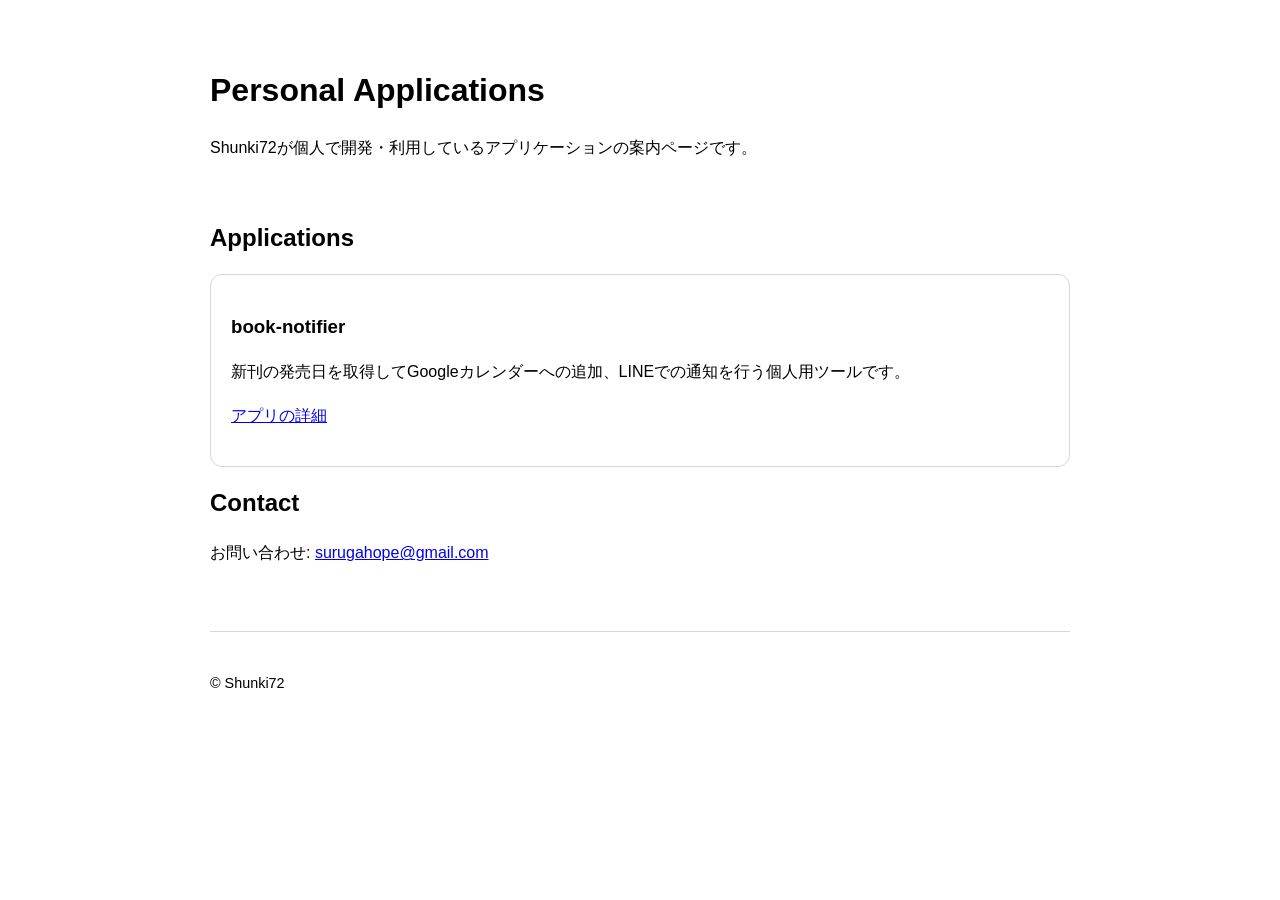
<file: index.html>
<!doctype html>
<html lang="ja">
<head>
  <meta charset="utf-8">
  <meta name="viewport" content="width=device-width, initial-scale=1">
  <title>Shunki72 - Personal Applications</title>
  <meta name="description" content="個人で開発・利用しているアプリケーションの案内ページです。">
  <link rel="stylesheet" href="./styles.css">
</head>
<body>
  <header>
    <h1>Personal Applications</h1>
    <p>Shunki72が個人で開発・利用しているアプリケーションの案内ページです。</p>
  </header>

  <main>
    <section>
      <h2>Applications</h2>

      <div class="card">
        <h3>book-notifier</h3>
        <p>
          新刊の発売日を取得してGoogleカレンダーへの追加、LINEでの通知を行う個人用ツールです。
        </p>
        <p>
          <a href="./apps/book-notifier/">アプリの詳細</a>
        </p>
      </div>
    </section>

    <section>
      <h2>Contact</h2>
      <p>お問い合わせ: <a href="mailto:surugahope@gmail.com">surugahope@gmail.com</a></p>
    </section>
  </main>

  <footer>
    <p>&copy; Shunki72</p>
  </footer>
</body>
</html>
</file>
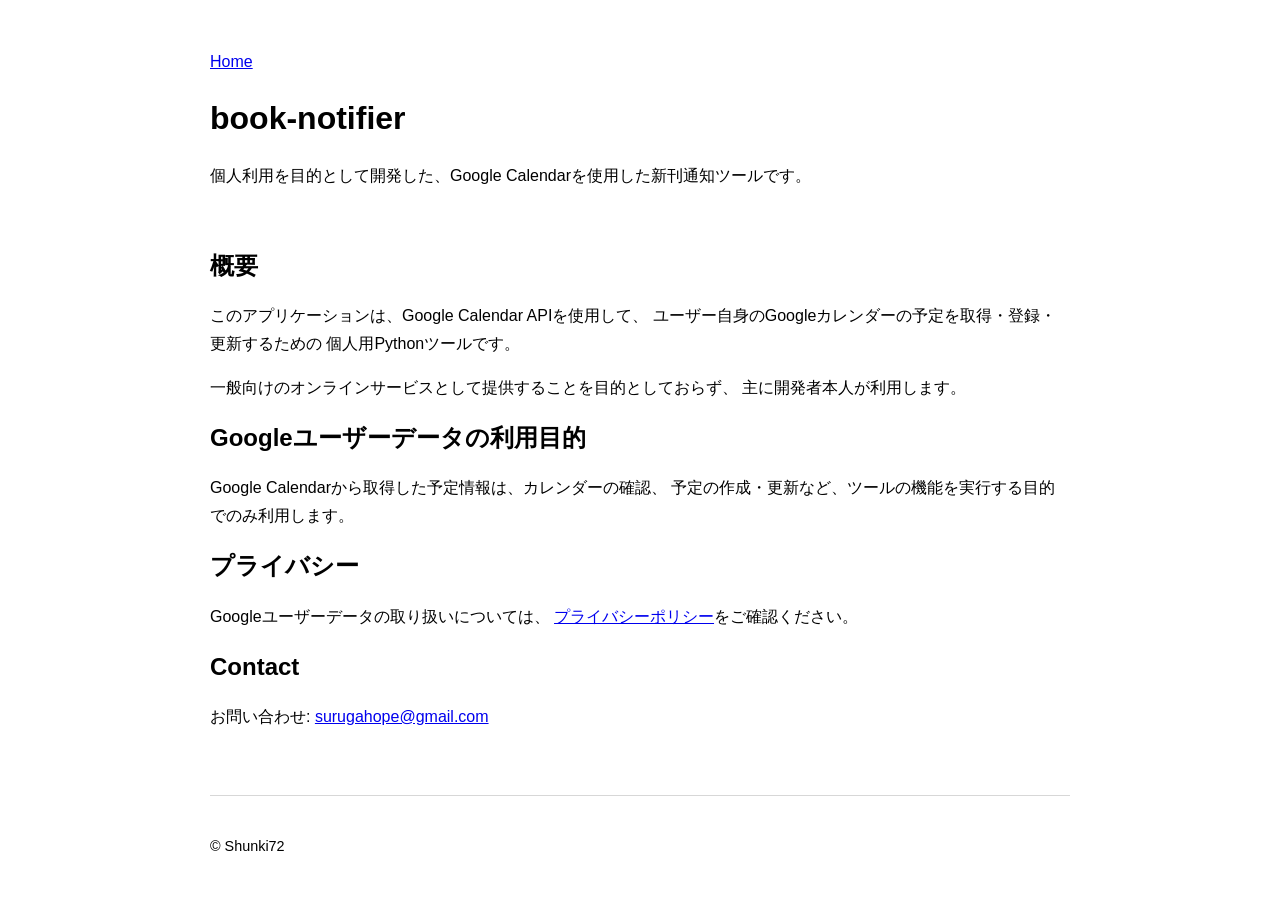
<file: apps/book-notifier/index.html>
<!doctype html>
<html lang="ja">
<head>
  <meta charset="utf-8">
  <meta name="viewport" content="width=device-width, initial-scale=1">
  <title>book-notifier</title>
  <meta name="description" content="Google Calendar APIを使用する新刊通知ツールの説明ページです。">
  <link rel="stylesheet" href="../../styles.css">
</head>
<body>
  <header>
    <nav><a href="../../">Home</a></nav>
    <h1>book-notifier</h1>
    <p>個人利用を目的として開発した、Google Calendarを使用した新刊通知ツールです。</p>
  </header>

  <main>
    <section>
      <h2>概要</h2>
      <p>
        このアプリケーションは、Google Calendar APIを使用して、
        ユーザー自身のGoogleカレンダーの予定を取得・登録・更新するための
        個人用Pythonツールです。
      </p>
      <p>
        一般向けのオンラインサービスとして提供することを目的としておらず、
        主に開発者本人が利用します。
      </p>
    </section>

    <section>
      <h2>Googleユーザーデータの利用目的</h2>
      <p>
        Google Calendarから取得した予定情報は、カレンダーの確認、
        予定の作成・更新など、ツールの機能を実行する目的でのみ利用します。
      </p>
    </section>

    <section>
      <h2>プライバシー</h2>
      <p>
        Googleユーザーデータの取り扱いについては、
        <a href="./privacy.html">プライバシーポリシー</a>をご確認ください。
      </p>
    </section>

    <section>
      <h2>Contact</h2>
      <p>お問い合わせ: <a href="mailto:surugahope@gmail.com">surugahope@gmail.com</a></p>
    </section>
  </main>

  <footer>
    <p>&copy; Shunki72</p>
  </footer>
</body>
</html>
</file>
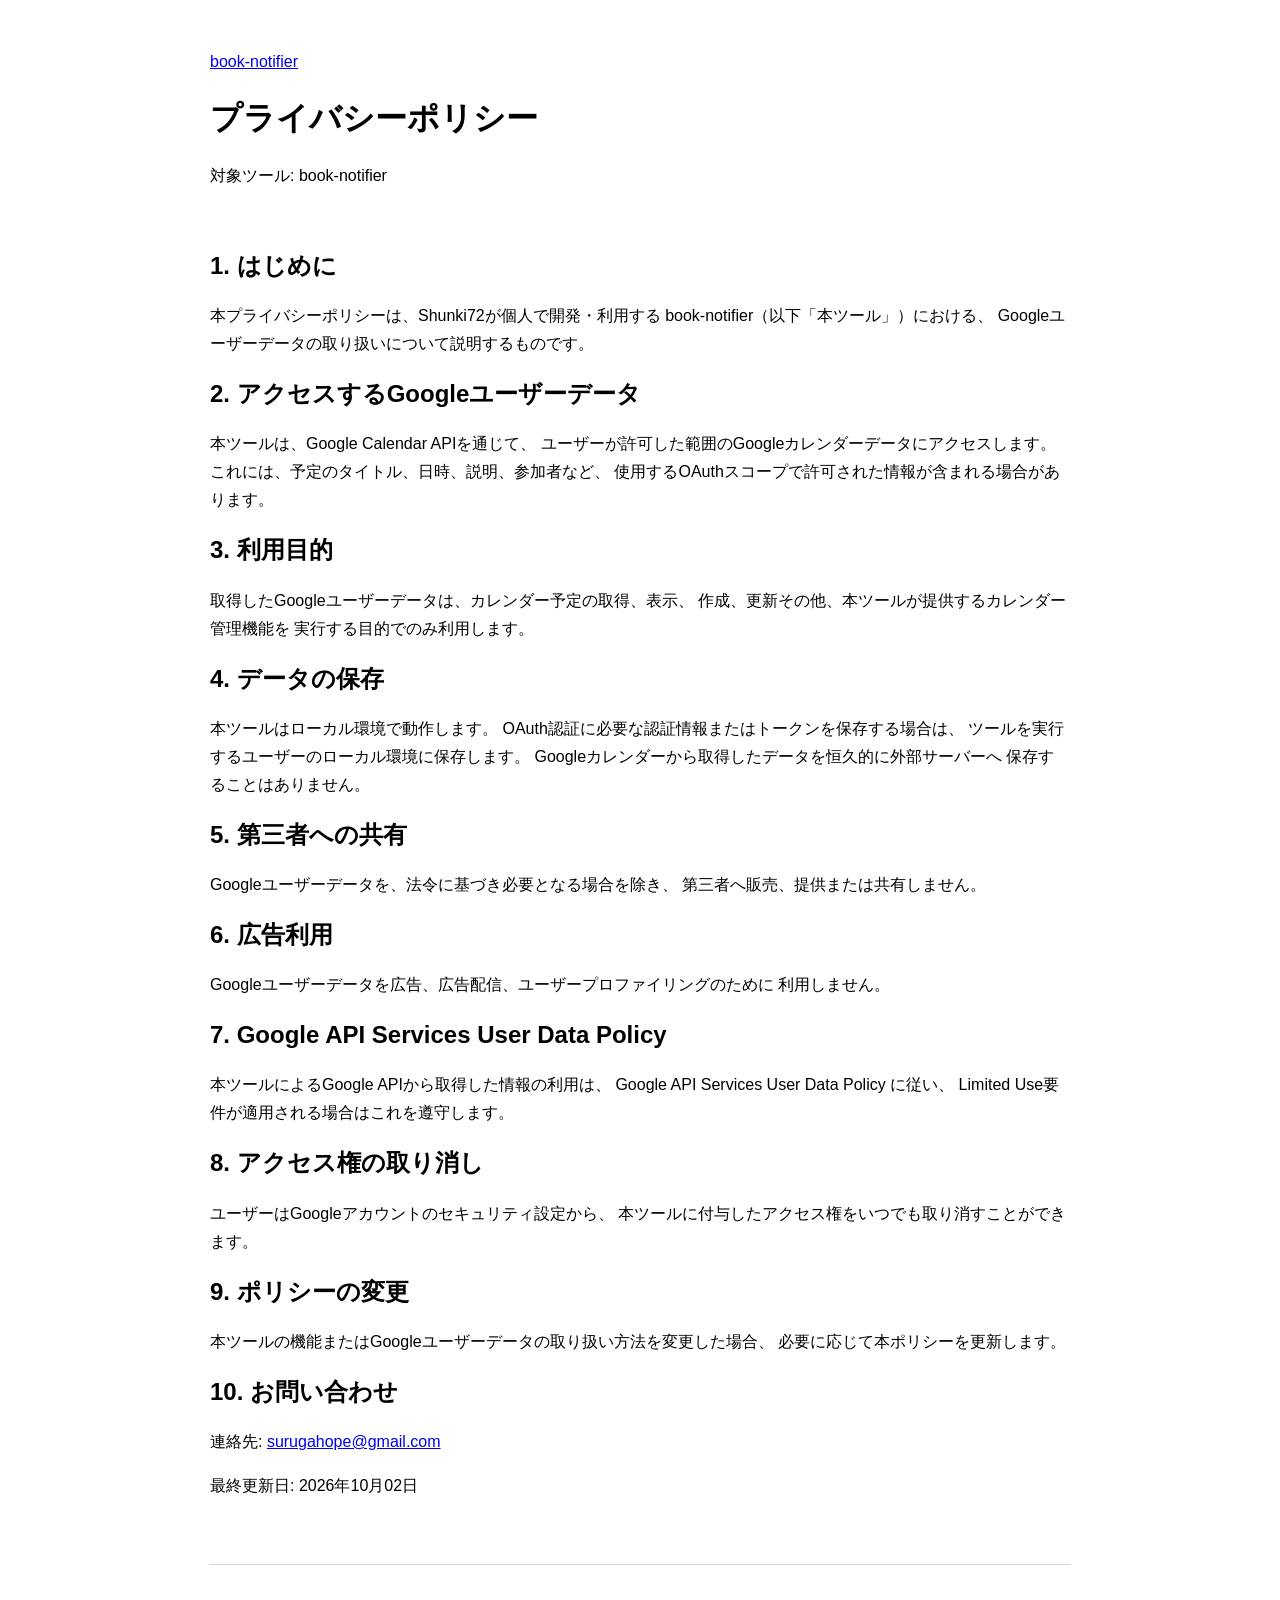
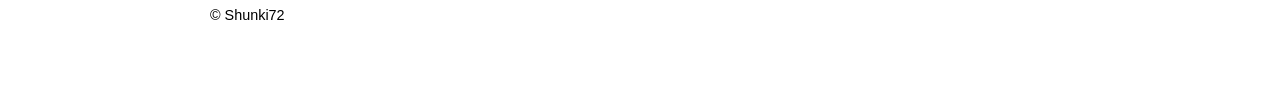
<file: apps/book-notifier/privacy.html>
<!doctype html>
<html lang="ja">
<head>
  <meta charset="utf-8">
  <meta name="viewport" content="width=device-width, initial-scale=1">
  <title>Privacy Policy - book-notifier</title>
  <meta name="description" content="book-notifierのプライバシーポリシーです。">
  <link rel="stylesheet" href="../../styles.css">
</head>
<body>
  <header>
    <nav><a href="./">book-notifier</a></nav>
    <h1>プライバシーポリシー</h1>
    <p>対象ツール: book-notifier</p>
  </header>

  <main>
    <section>
      <h2>1. はじめに</h2>
      <p>
        本プライバシーポリシーは、Shunki72が個人で開発・利用する
        book-notifier（以下「本ツール」）における、
        Googleユーザーデータの取り扱いについて説明するものです。
      </p>
    </section>

    <section>
      <h2>2. アクセスするGoogleユーザーデータ</h2>
      <p>
        本ツールは、Google Calendar APIを通じて、
        ユーザーが許可した範囲のGoogleカレンダーデータにアクセスします。
        これには、予定のタイトル、日時、説明、参加者など、
        使用するOAuthスコープで許可された情報が含まれる場合があります。
      </p>
    </section>

    <section>
      <h2>3. 利用目的</h2>
      <p>
        取得したGoogleユーザーデータは、カレンダー予定の取得、表示、
        作成、更新その他、本ツールが提供するカレンダー管理機能を
        実行する目的でのみ利用します。
      </p>
    </section>

    <section>
      <h2>4. データの保存</h2>
      <p>
        本ツールはローカル環境で動作します。
        OAuth認証に必要な認証情報またはトークンを保存する場合は、
        ツールを実行するユーザーのローカル環境に保存します。
        Googleカレンダーから取得したデータを恒久的に外部サーバーへ
        保存することはありません。
      </p>
    </section>

    <section>
      <h2>5. 第三者への共有</h2>
      <p>
        Googleユーザーデータを、法令に基づき必要となる場合を除き、
        第三者へ販売、提供または共有しません。
      </p>
    </section>

    <section>
      <h2>6. 広告利用</h2>
      <p>
        Googleユーザーデータを広告、広告配信、ユーザープロファイリングのために
        利用しません。
      </p>
    </section>

    <section>
      <h2>7. Google API Services User Data Policy</h2>
      <p>
        本ツールによるGoogle APIから取得した情報の利用は、
        Google API Services User Data Policy に従い、
        Limited Use要件が適用される場合はこれを遵守します。
      </p>
    </section>

    <section>
      <h2>8. アクセス権の取り消し</h2>
      <p>
        ユーザーはGoogleアカウントのセキュリティ設定から、
        本ツールに付与したアクセス権をいつでも取り消すことができます。
      </p>
    </section>

    <section>
      <h2>9. ポリシーの変更</h2>
      <p>
        本ツールの機能またはGoogleユーザーデータの取り扱い方法を変更した場合、
        必要に応じて本ポリシーを更新します。
      </p>
    </section>

    <section>
      <h2>10. お問い合わせ</h2>
      <p>連絡先: <a href="mailto:surugahope@gmail.com">surugahope@gmail.com</a></p>
    </section>

    <p>最終更新日: 2026年10月02日</p>
  </main>

  <footer>
    <p>&copy; Shunki72</p>
  </footer>
</body>
</html>
</file>
<file: styles.css>
:root {
  color-scheme: light dark;
  --max-width: 860px;
}

* {
  box-sizing: border-box;
}

body {
  margin: 0;
  font-family: -apple-system, BlinkMacSystemFont, "Segoe UI", "Noto Sans JP",
               "Hiragino Kaku Gothic ProN", Meiryo, sans-serif;
  line-height: 1.75;
}

header, main, footer {
  width: min(calc(100% - 32px), var(--max-width));
  margin-inline: auto;
}

header {
  padding: 48px 0 24px;
}

main {
  padding-bottom: 48px;
}

footer {
  border-top: 1px solid #8885;
  padding: 24px 0 48px;
  font-size: 0.9rem;
}

nav a {
  margin-right: 16px;
}

.card {
  border: 1px solid #8885;
  border-radius: 12px;
  padding: 20px;
  margin: 20px 0;
}

h1, h2, h3 {
  line-height: 1.35;
}

code {
  padding: 0.15em 0.35em;
  border-radius: 4px;
  background: #8882;
}

.note {
  font-size: 0.95rem;
  opacity: 0.85;
}
</file>
